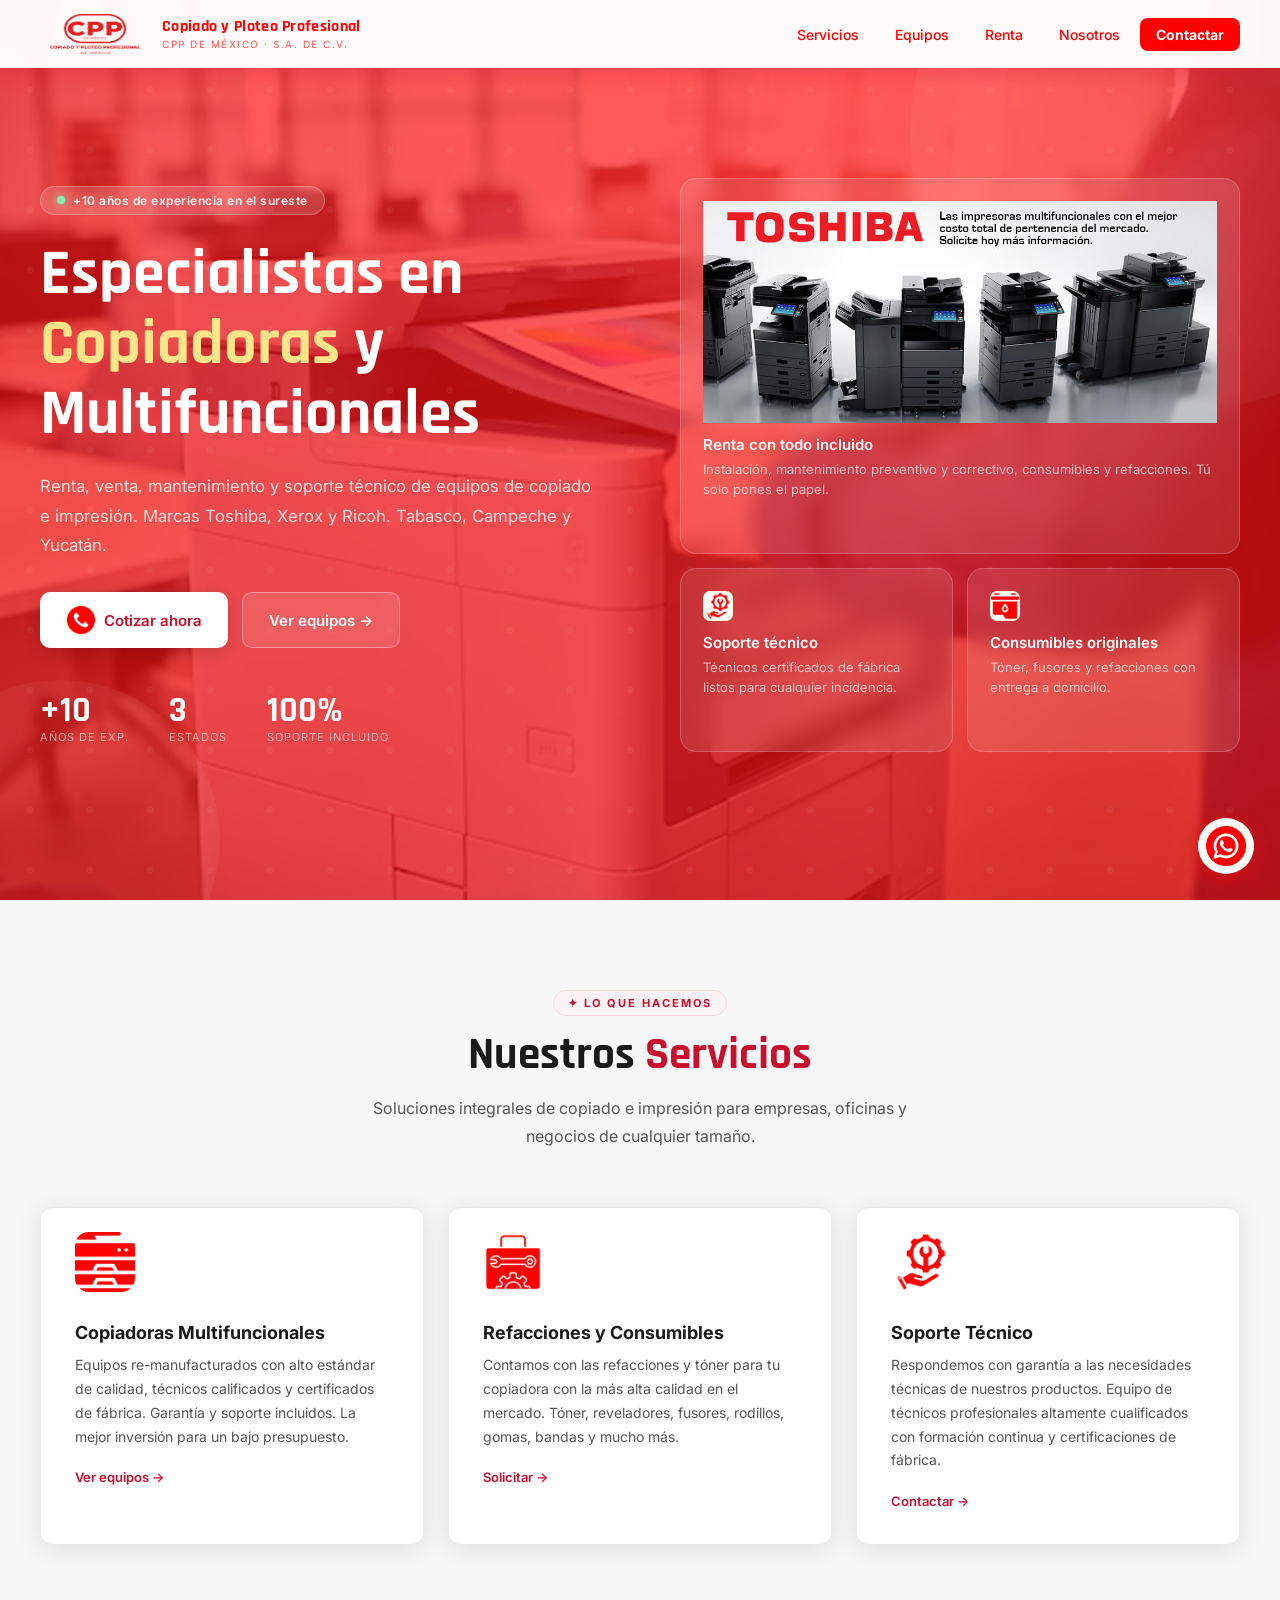
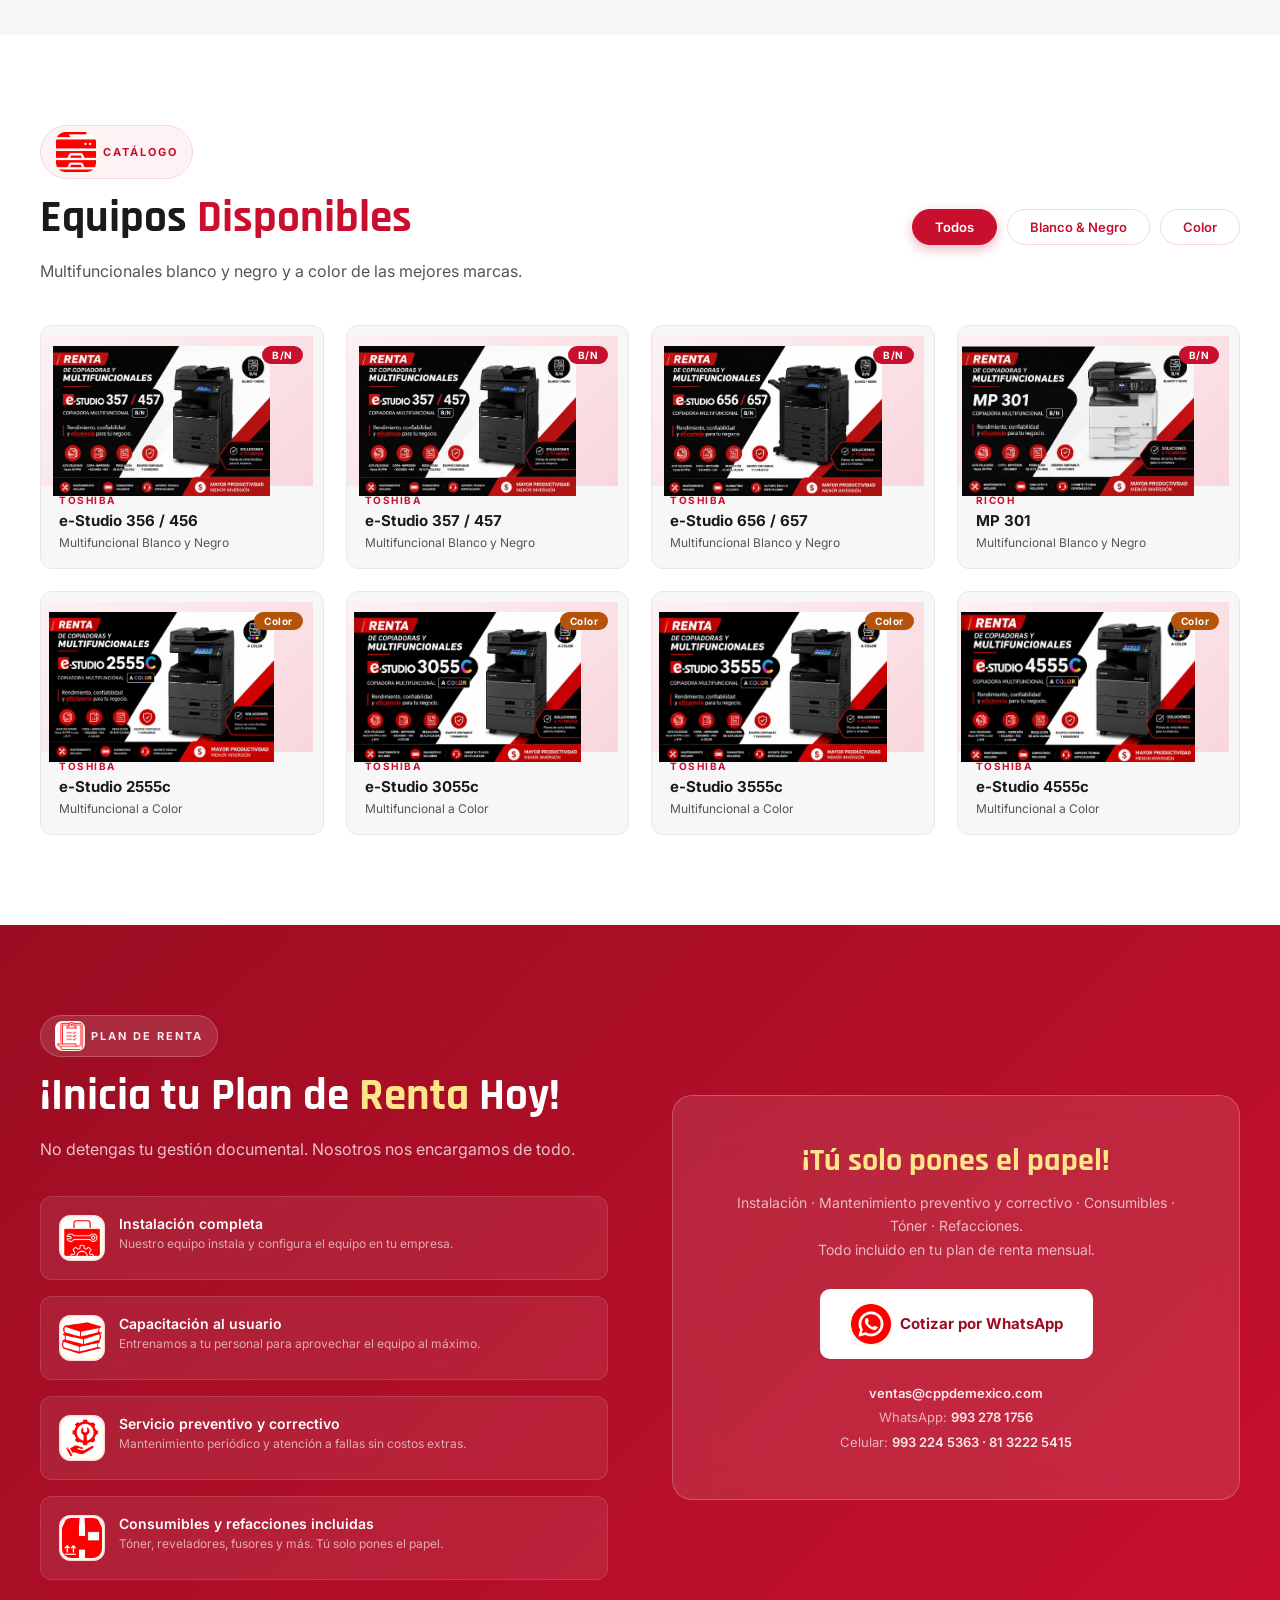
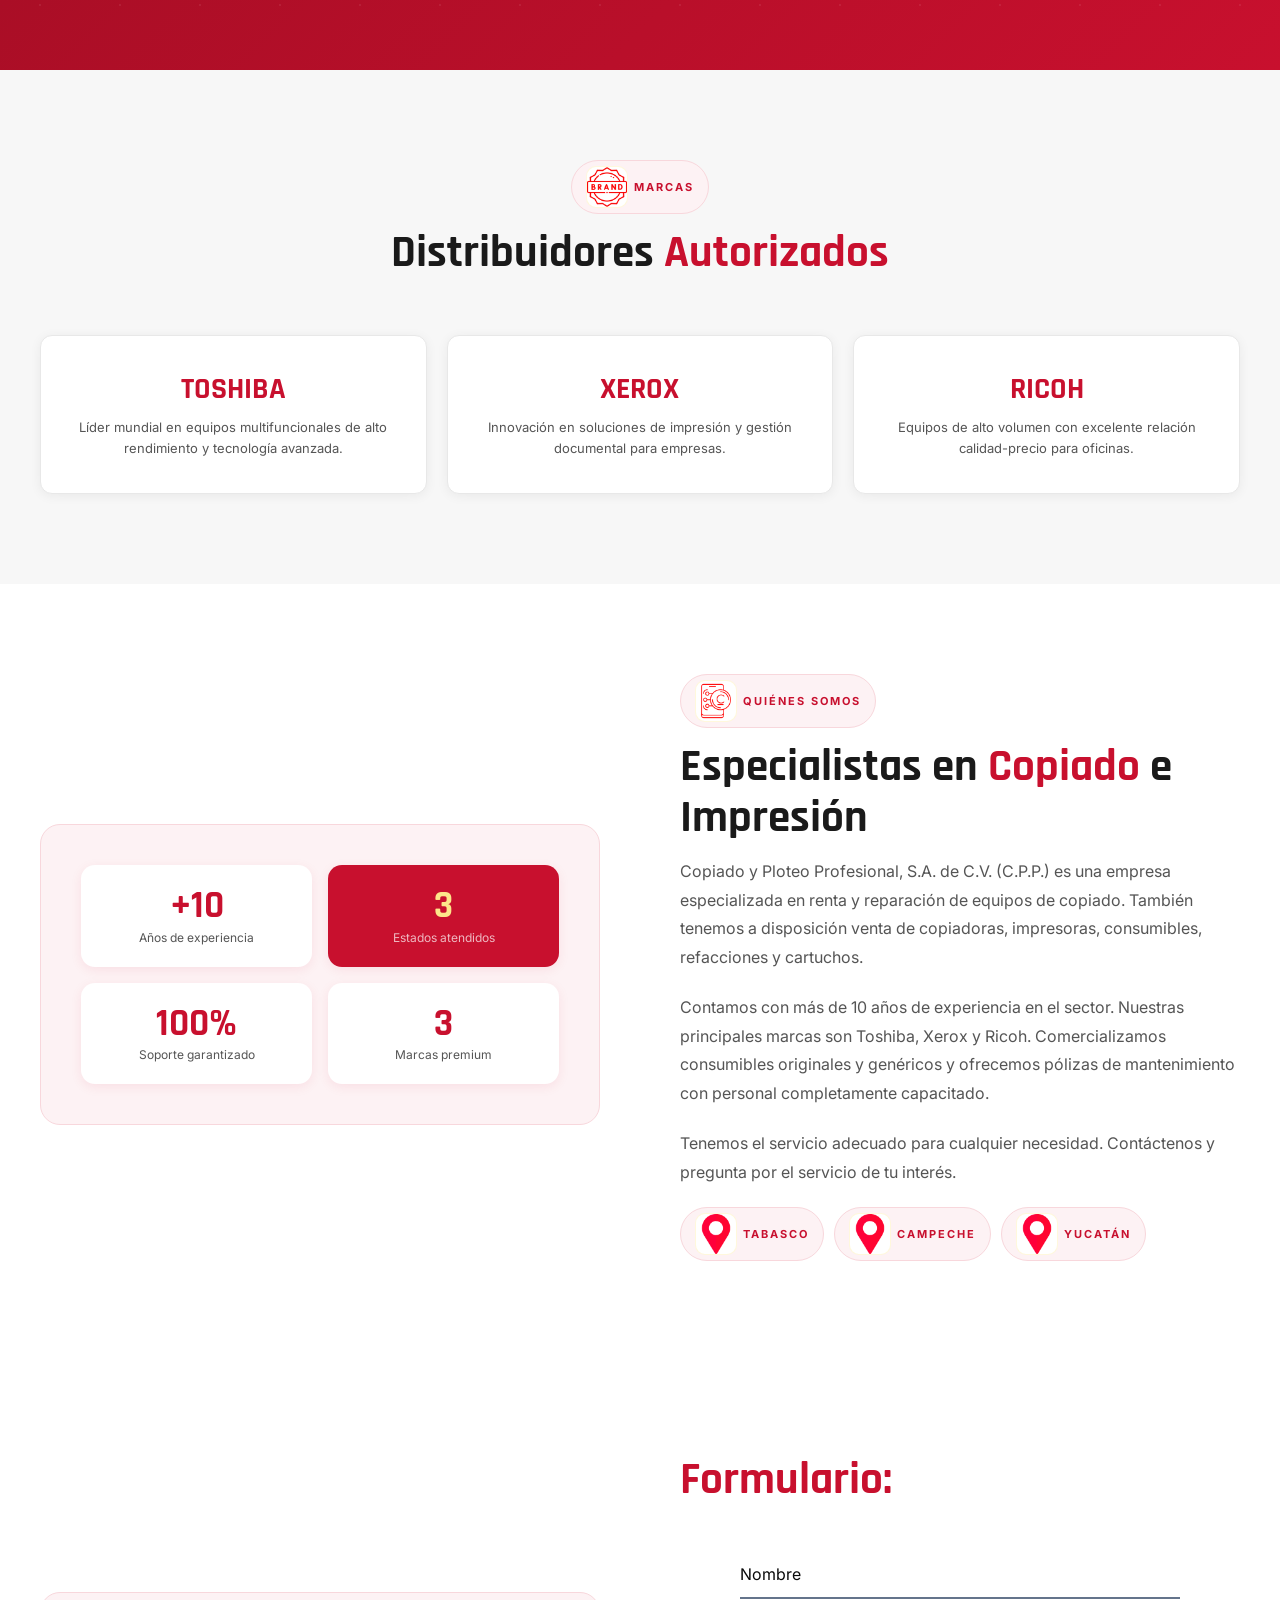
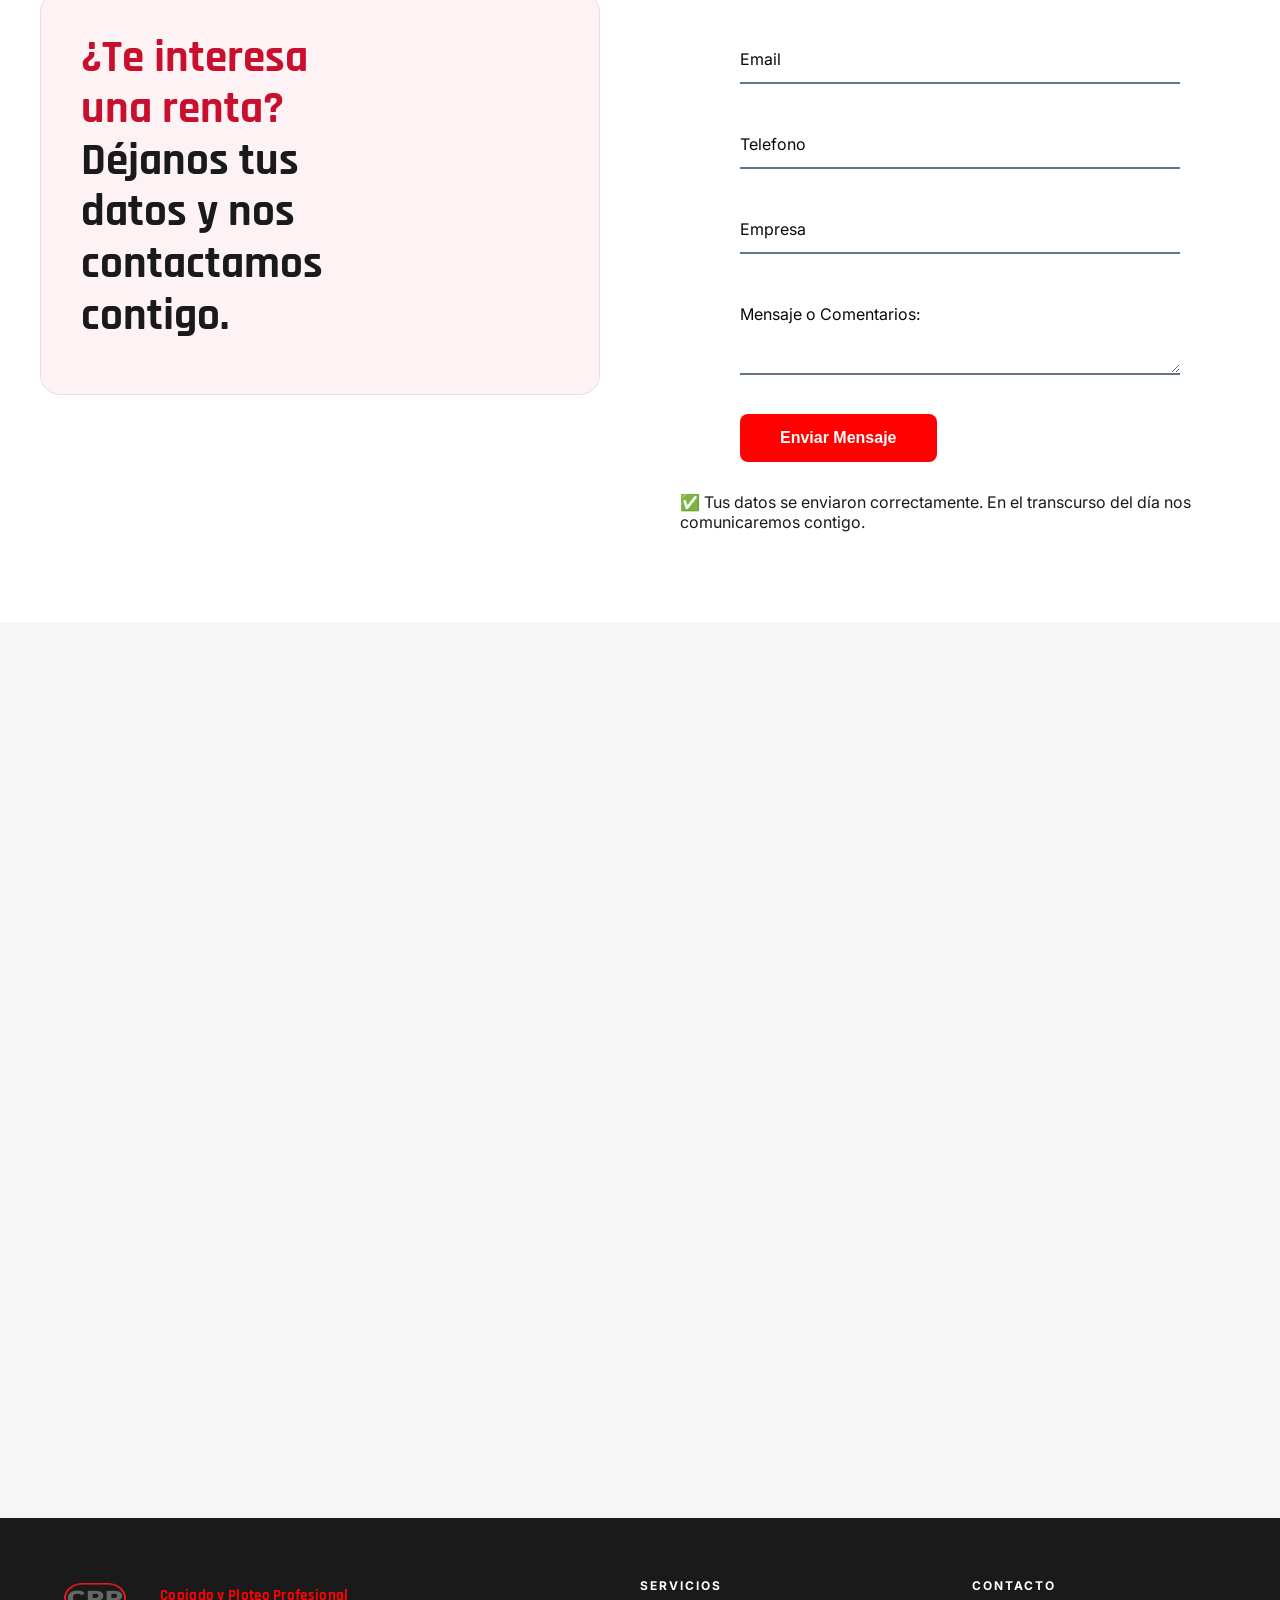
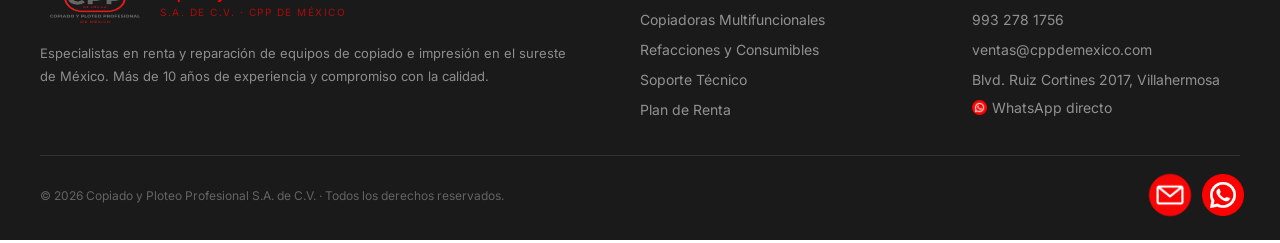
<file: iindex.html>
<!DOCTYPE html>
<html lang="es">
<head>
<meta charset="UTF-8">
<meta name="viewport" content="width=device-width, initial-scale=1.0">
<meta content='yes' name='mobile-web-app-capable'/>
<meta content='width = device-width, initial-scale = 1' name='viewport'/>
<title>Copiado y Ploteo Profesional | CPP de México</title>
<link href="https://fonts.googleapis.com/css2?family=Inter:wght@300;400;500;600;700;800&family=Rajdhani:wght@500;600;700&display=swap" rel="stylesheet">
<link rel="stylesheet" href="styles.css">
 

</head>
<body>

<!-- NAV -->
<nav id="navbar">
  <a href="#inicio" class="nav-logo">
 <!--   <img src="img/CPPOriginal.png" alt="Logo CPP" class="logo-img" onerror="this.style.display='none'">  -->
  <div class="logo-box"><img src="img/CPP Monocromo Rojo.png" alt="Logo CPP" class="v-logo"></div>
    <div class="logo-txt">
      <span class="logo-nombre">Copiado y Ploteo Profesional</span>
      <span class="logo-sub">CPP de México · S.A. de C.V.</span>
    </div>
  </a>
  <div class="nav-links">
    <a href="#servicios">Servicios</a>
    <a href="#equipos">Equipos</a>
    <a href="#renta">Renta</a>
    <a href="#nosotros">Nosotros</a>
    <a href="#contacto" class="nav-cta">Contactar</a>
  </div>
</nav>

<!-- HERO -->
<section class="hero" id="inicio">
  
  <div class="hero-orb orb1"></div>
  <div class="hero-orb orb2"></div>
  <div class="hero-inner">
    <div>
      <div class="hero-badge"><span class="dot-vivo"></span>+10 años de experiencia en el sureste</div>
      <h1>Especialistas en <em>Copiadoras</em> y Multifuncionales</h1>
      <p>Renta, venta, mantenimiento y soporte técnico de equipos de copiado e impresión. Marcas Toshiba, Xerox y Ricoh. Tabasco, Campeche y Yucatán.</p>
      <div class="hero-btns">
        <a href="#contacto" class="btn btn-blanco"><img src="img/llamada-telefonica.png" alt="Soporte técnico" class="v-icono2"> Cotizar ahora</a>
        <a href="#equipos" class="btn btn-outline">Ver equipos →</a>
      </div>
      <div class="hero-nums">
        <div class="hero-num-item"><div class="num">+10</div><div class="lbl">Años de exp.</div></div>
        <div class="hero-num-item"><div class="num">3</div><div class="lbl">Estados</div></div>
        <div class="hero-num-item"><div class="num">100%</div><div class="lbl">Soporte incluido</div></div>
      </div>
    </div>
    <div class="hero-right">
      <div class="cards-grid">
        <div class="hero-card wide">
          <div class="hc-icon">
          <img src="img/toshiba-slider.jpg" alt="Toshiba e-Studio 2555c" class="eq-card-img" onerror="this.src='data:image/svg+xml;utf8,<svg xmlns=\'http://www.w3.org/2000/svg\' width=\'60\' height=\'60\' viewBox=\'0 0 24 24\' fill=\'none\' stroke=\'%23c8102e\' stroke-width=\'1.5\'><rect x=\'5\' y=\'14\' width=\'14\' height=\'8\' rx=\'1\'/><path d=\'M16 14V4a2 2 0 0 0-2-2h-4a2 2 0 0 0-2 2v10\'/></svg>'">
          </div>
          <h3>Renta con todo incluido</h3>
          <p>Instalación, mantenimiento preventivo y correctivo, consumibles y refacciones. Tú solo pones el papel.</p>
        </div>
        <div class="hero-card">
          <div class="hc-icon"><img src="img/mantenimiento.png" alt="Soporte técnico" class="v-icono2"></div>
          <h3>Soporte técnico</h3>
          <p>Técnicos certificados de fábrica listos para cualquier incidencia.</p>
        </div>
        <div class="hero-card">
          <div class="hc-icon"><img src="img/cartucho.png" alt="Consumibles" class="v-icono2"></div>
          <h3>Consumibles originales</h3>
          <p>Tóner, fusores y refacciones con entrega a domicilio.</p>
        </div>
      </div>
    </div>
  </div>
</section>

<!-- SERVICIOS -->
<section id="servicios">
  <div class="container">
    <div class="s-head center rv">
      <span class="s-badge">✦ Lo que hacemos</span>
      <h2 class="s-titulo">Nuestros <em>Servicios</em></h2>
      <p class="s-desc">Soluciones integrales de copiado e impresión para empresas, oficinas y negocios de cualquier tamaño.</p>
    </div>
    <div class="servicios-grid">
      <div class="srv-card rv d1">
        <div class="srv-icon"  style="background: transparent !important; border: none;"><img src="img/copiadora.png" alt="Multifuncionales" class="srv-icon" style="background: transparent !important; border: none;"></div>
        <h3>Copiadoras Multifuncionales</h3>
        <p>Equipos re-manufacturados con alto estándar de calidad, técnicos calificados y certificados de fábrica. Garantía y soporte incluidos. La mejor inversión para un bajo presupuesto.</p>
        <a href="#equipos" class="srv-link">Ver equipos →</a>
      </div>
      <div class="srv-card rv d2">
        <div class="srv-icon"  style="background: transparent !important; border: none;"><img src="img/refaccion.png" alt="Refacciones y Consumibles" class="srv-icon" style="background: transparent !important; border: none;"></div>
        <h3>Refacciones y Consumibles</h3>
        <p>Contamos con las refacciones y tóner para tu copiadora con la más alta calidad en el mercado. Tóner, reveladores, fusores, rodillos, gomas, bandas y mucho más.</p>
        <a href="#contacto" class="srv-link">Solicitar →</a>
      </div>
      <div class="srv-card rv d3">
        <div class="srv-icon"  style="background: transparent !important; border: none;"><img src="img/mantenimiento.png" alt="Soporte Técnico" class="srv-icon" style="background: transparent !important; border: none;"></div>
        <h3>Soporte Técnico</h3>
        <p>Respondemos con garantía a las necesidades técnicas de nuestros productos. Equipo de técnicos profesionales altamente cualificados con formación continua y certificaciones de fábrica.</p>
        <a href="#contacto" class="srv-link">Contactar →</a>
      </div>
    </div>
  </div>
</section>

<!-- EQUIPOS -->
<section id="equipos">
  <div class="container">
    <div style="display:flex;justify-content:space-between;align-items:flex-end;flex-wrap:wrap;gap:2rem;margin-bottom:2.5rem;" class="rv">
      <div>
        <span class="s-badge"><img src="img/copiadora.png" alt="Soporte técnico" class="v-icon"> Catálogo</span>
        <h2 class="s-titulo">Equipos <em>Disponibles</em></h2>
        <p class="s-desc">Multifuncionales blanco y negro y a color de las mejores marcas.</p>
      </div>
      <div class="tabs">
        <button class="tab act" onclick="filtrar('todos',this)">Todos</button>
        <button class="tab" onclick="filtrar('bn',this)">Blanco & Negro</button>
        <button class="tab" onclick="filtrar('color',this)">Color</button>
      </div>
    </div>
    <div class="equipos-grid" id="equiposGrid">
      <div class="eq-card rv d1" data-t="bn"><div class="eq-img"><img src="img/Imagen357-457.jpg" alt="Toshiba e-Studio 357 / 457" class="eq-img"><span class="eq-pill">B/N</span></div><div class="eq-info"><div class="eq-marca">Toshiba</div><div class="eq-modelo">e-Studio 356 / 456</div><div class="eq-tipo">Multifuncional Blanco y Negro</div></div></div>      
      <div class="eq-card rv d2" data-t="bn"><div class="eq-img"><img src="img/Imagen357-457.jpg" alt="Toshiba e-Studio 357 / 457" class="eq-img"><span class="eq-pill">B/N</span></div><div class="eq-info"><div class="eq-marca">Toshiba</div><div class="eq-modelo">e-Studio 357 / 457</div><div class="eq-tipo">Multifuncional Blanco y Negro</div></div></div>
      <div class="eq-card rv d3" data-t="bn"><div class="eq-img"><img src="img/Imagen656-657.jpg" alt="Toshiba e-Studio 656 / 657" class="eq-img"><span class="eq-pill">B/N</span></div><div class="eq-info"><div class="eq-marca">Toshiba</div><div class="eq-modelo">e-Studio 656 / 657</div><div class="eq-tipo">Multifuncional Blanco y Negro</div></div></div>
      <div class="eq-card rv d1" data-t="bn"><div class="eq-img"><img src="img/ImagenMP301.jpg" alt="Ricoh MP 301" class="eq-img"><span class="eq-pill">B/N</span></div><div class="eq-info"><div class="eq-marca">Ricoh</div><div class="eq-modelo">MP 301</div><div class="eq-tipo">Multifuncional Blanco y Negro</div></div></div>
      <div class="eq-card rv d2" data-t="color"><div class="eq-img"><img src="img/Imagen2555c.jpg" alt="Toshiba e-Studio 357 / 457" class="eq-img"><span class="eq-pill" style="background:#b45309;">Color</span></div><div class="eq-info"><div class="eq-marca">Toshiba</div><div class="eq-modelo">e-Studio 2555c</div><div class="eq-tipo">Multifuncional a Color</div></div></div>
      <div class="eq-card rv d3" data-t="color"><div class="eq-img"><img src="img/Imagen3055c.jpg" alt="Toshiba e-Studio 357 / 457" class="eq-img"><span class="eq-pill" style="background:#b45309;">Color</span></div><div class="eq-info"><div class="eq-marca">Toshiba</div><div class="eq-modelo">e-Studio 3055c</div><div class="eq-tipo">Multifuncional a Color</div></div></div>
      <div class="eq-card rv d1" data-t="color"><div class="eq-img"><img src="img/Imagen3555c.jpg" alt="Toshiba e-Studio 357 / 457" class="eq-img"><span class="eq-pill" style="background:#b45309;">Color</span></div><div class="eq-info"><div class="eq-marca">Toshiba</div><div class="eq-modelo">e-Studio 3555c</div><div class="eq-tipo">Multifuncional a Color</div></div></div>
      <div class="eq-card rv d2" data-t="color"><div class="eq-img"><img src="img/Imagen4555c.jpg" alt="Toshiba e-Studio 357 / 457" class="eq-img"><span class="eq-pill" style="background:#b45309;">Color</span></div><div class="eq-info"><div class="eq-marca">Toshiba</div><div class="eq-modelo">e-Studio 4555c</div><div class="eq-tipo">Multifuncional a Color</div></div></div>
    </div>
  </div>
</section>

 

<!-- RENTA -->
<section id="renta">
  <div class="container">
    <div class="renta-layout">
      <div class="rv">
        <span class="s-badge"><img src="img/portapapeles.png" alt="Plan de Renta" class="v-icono2"> Plan de Renta</span>
        <h2 class="s-titulo">¡Inicia tu Plan de <em>Renta</em> Hoy!</h2>
        <p class="s-desc">No detengas tu gestión documental. Nosotros nos encargamos de todo.</p>
        <ul class="ventajas">
          <li class="ventaja"><div class="v-icon c-ic"><img src="img/refaccion.png" alt="Instalación completa" class="v-icon"></div><div><div class="v-titulo">Instalación completa</div><div class="v-desc">Nuestro equipo instala y configura el equipo en tu empresa.</div></div></li>
          <li class="ventaja"><div class="v-icon c-ic"><img src="img/pila-de-libros-de-tres.png" alt="Capacitación al usuario" class="v-icon"></div><div><div class="v-titulo">Capacitación al usuario</div><div class="v-desc">Entrenamos a tu personal para aprovechar el equipo al máximo.</div></div></li>
          <li class="ventaja"><div class="v-icon c-ic"><img src="img/mantenimiento.png" alt="Servicio preventivo y correctivo" class="v-icon"></div><div><div class="v-titulo">Servicio preventivo y correctivo</div><div class="v-desc">Mantenimiento periódico y atención a fallas sin costos extras.</div></div></li>
          <li class="ventaja"><div class="v-icon c-ic"><img src="img/consumibles.png" alt="Consumibles y refacciones incluidas" class="v-icon"></div><div><div class="v-titulo">Consumibles y refacciones incluidas</div><div class="v-desc">Tóner, reveladores, fusores y más. Tú solo pones el papel.</div></div></li>
        </ul>
      </div>
      <div class="rv d2">
        <div class="cta-box">
          <div class="cta-slogan">¡Tú solo pones el papel!</div>
          <div class="cta-sub">Instalación · Mantenimiento preventivo y correctivo · Consumibles · Tóner · Refacciones.<br>Todo incluido en tu plan de renta mensual.</div>
          <a href="https://wa.me/529932781756" class="btn-wa" target="_blank"><img src="img/whatsapp.png" alt="WhatsApp" class="v-icon"> Cotizar por WhatsApp</a>
          <div class="cta-datos">
            <strong>ventas@cppdemexico.com</strong><br>
            WhatsApp: <strong>993 278 1756</strong><br>
            Celular: <strong>993 224 5363 · 81 3222 5415</strong>
          </div>
        </div>
      </div>
    </div>
  </div>
</section>

<!-- MARCAS -->
<section id="marcas">
  <div class="container">
    <div class="s-head center rv">
      <span class="s-badge"><img src="img/marca.png" alt="Marcas" class="v-icon"> Marcas</span>
      <h2 class="s-titulo">Distribuidores <em>Autorizados</em></h2>
    </div>
    <div class="marcas-grid">
      <div class="marca-card rv d1"><div class="marca-nombre">TOSHIBA</div><div class="marca-desc">Líder mundial en equipos multifuncionales de alto rendimiento y tecnología avanzada.</div></div>
      <div class="marca-card rv d2"><div class="marca-nombre">XEROX</div><div class="marca-desc">Innovación en soluciones de impresión y gestión documental para empresas.</div></div>
      <div class="marca-card rv d3"><div class="marca-nombre">RICOH</div><div class="marca-desc">Equipos de alto volumen con excelente relación calidad-precio para oficinas.</div></div>
    </div>
  </div>
</section>

<!-- NOSOTROS -->
<section id="nosotros">
  <div class="container">
    <div class="nos-layout">
      <div class="nos-nums rv">
        <div class="n-box"><div class="n-num">+10</div><div class="n-lbl">Años de experiencia</div></div>
        <div class="n-box dest"><div class="n-num">3</div><div class="n-lbl">Estados atendidos</div></div>
        <div class="n-box"><div class="n-num">100%</div><div class="n-lbl">Soporte garantizado</div></div>
        <div class="n-box"><div class="n-num">3</div><div class="n-lbl">Marcas premium</div></div>
      </div>
      <div class="nos-texto rv d2">
        <span class="s-badge"><img src="img/somos.png" alt="Quiénes somos" class="v-icon"> Quiénes somos</span>
        <h2 class="s-titulo">Especialistas en <em>Copiado</em> e Impresión</h2>
        <p>Copiado y Ploteo Profesional, S.A. de C.V. (C.P.P.) es una empresa especializada en renta y reparación de equipos de copiado. También tenemos a disposición venta de copiadoras, impresoras, consumibles, refacciones y cartuchos.</p>
        <p>Contamos con más de 10 años de experiencia en el sector. Nuestras principales marcas son Toshiba, Xerox y Ricoh. Comercializamos consumibles originales y genéricos y ofrecemos pólizas de mantenimiento con personal completamente capacitado.</p>
        <p>Tenemos el servicio adecuado para cualquier necesidad. Contáctenos y pregunta por el servicio de tu interés.</p>
        <div class="chips">
          <span class="s-badge"><img src="img/marcador-de-posicion.png" alt="Celular" class="v-icon"> Tabasco</span>
          <span class="s-badge"><img src="img/marcador-de-posicion.png" alt="Dirección" class="v-icon"> Campeche</span>
          <span class="s-badge"><img src="img/marcador-de-posicion.png" alt="Dirección" class="v-icon"> Yucatán</span>
        </div>
      </div>
    </div>
  </div>
</section>

 <!-- FORMULARIO -->
<section id="formulario">
  <div class="container"> 
    <div class="nos-layout">

      <div class="nos-nums rv">      
        <h2 class="s-titulo" style="display: block;"><em>¿Te interesa una renta? </em>Déjanos tus datos y nos contactamos contigo.</h2>      
      </div>
   
<!-- formulario -->        
    
      <div class="nos-texto rv d2">
        <div class="">     
           <h2 class="s-titulo" style="display: block;"><em>Formulario: </em></h2>      
        </div>

           <form class="interactive-form" id="form-control" action="https://script.google.com/macros/s/AKfycby61R19tByKcYtbXR9P8i2zcy5f6cdJWOABvQcTkW4QlRTO98lby9TgKy_hrt44NsNtWg/exec" name="cpp" method="POST" accept-charset="utf-8">
                
                    <div class="form-group">
                        <input type="text" id="nombre" name="Nombre" class="interactive-name" data-type="input-textbox" placeholder=" " required>
                        <label for="interactive-name">Nombre</label>
                    </div>
                    
                    <div class="form-group">
                        <input type="email" id="email" name="Correo" class="interactive-email" data-type="input-textbox" placeholder=" " required>
                        <label for="interactive-email">Email</label>
                    </div>

                    <div class="form-group">
                        <input type="phone" id="telefono" name="Telefono" class="interactive-phone" data-type="input-textbox" placeholder=" " required>
                        <label for="interactive-phone">Telefono</label>
                    </div>

                    <div class="form-group">
                        <input type="text" id="empresa" name="Empresa" class="interactive-empresa" data-type="input-textbox" placeholder=" " required>
                        <label for="interactive-email" required>Empresa</label>
                    </div>
                    
                    <div class="form-group">
                        <textarea for="interactive-message"  rows="3" placeholder=" "required></textarea>
                        <label id="mensaje" name="Mensaje" required>Mensaje o Comentarios: </label>
                    </div>
                    
                    <button type="submit"  id="btnEnviar">
                        <span>Enviar Mensaje</span>                        
                    </button>
                    
                </form>
            

       <div id="mensajeConfirmacion" class="oculto">
        ✅ Tus datos se enviaron correctamente. En el transcurso del día nos comunicaremos contigo.
       </div>
      
      </div>
    </div>
  </div>
</section>

<!-- CONTACTO -->
<section id="contacto">
  <div class="container">
    <div class="s-head center rv">
      <span class="s-badge"><img src="img/llamada-telefonica.png" alt="Celular" class="v-icon"> Contáctanos</span>
      <h2 class="s-titulo">Estamos para <em>Ayudarte</em></h2>
      <p class="s-desc">Visítanos, escríbenos o llámanos. Con gusto te asesoramos sin compromiso.</p>
    </div>
    <div class="contacto-layout">
      <div class="c-items rv d1" >

        
        <a href="https://wa.me/529932781756" class="c-item" style="border-left:3px solid var(--rojo);" target="_blank">
          <div class="c-ic"><img src="img/whatsapp.png" alt="WhatsApp" class="v-icon"></div>
          <div><div class="c-lbl">WhatsApp</div><div class="c-val">993 278 1756</div></div>
        </a>
        

        
        <a href="tel:+529932245363" class="c-item" style="border-left:3px solid var(--rojo);">
          <div class="c-ic" ><img src="img/telefono-movil.png" alt="Celular" class="v-icon"></div>
          <div><div class="c-lbl">Celular ventas</div><div class="c-val">993 224 5363</div><div class="c-val2">81 3222 5415 · 993 591 0298</div></div>
        </a>
      

        
        <a href="mailto:ventas@cppdemexico.com" class="c-item" style="border-left:3px solid var(--rojo);">
          <div class="c-ic" ><img src="img/email.png" alt="Correo electrónico" class="v-icon" style="width: 60px; height: 60px;"></div>
          <div><div class="c-lbl">Correo electrónico</div><div class="c-val">ventas@cppdemexico.com</div><div class="c-val2">sistemas.impresto@gmail.com</div></div>
        </a>
        

        <div class="c-item" style="border-left:3px solid var(--rojo);">
          <div class="c-ic"><img src="img/marcador-de-posicion.png" alt="Dirección" class="v-icon"></div>
          <div><div class="c-lbl">Dirección</div><div class="c-val">Blvd. Adolfo Ruiz Cortines 2017</div><div class="c-val2">Atasta de Serra, C.P. 86100 · Villahermosa, Tab.</div></div>
        </div>

        <div class="c-item" style="border-left:3px solid var(--rojo);">
          <div class="c-ic"><img src="img/servicio-al-cliente.png" alt="Asesor de ventas" class="v-icon"></div>
          <div><div class="c-lbl">Asesor de ventas</div><div class="c-val">Arturo Morales Yedra</div><div class="c-val2">arturoye@cppdemexico.com · carlosdd@cppdemexico.com</div></div>
        </div>
      </div>
      <div class="rv d2">
        <div class="mapa-box">
          <iframe src="https://maps.google.com/maps?q=Boulevard+Adolfo+Ruiz+Cortines+2017,+Atasta+de+Serra,+86100+Villahermosa&output=embed&z=17" loading="lazy" allowfullscreen referrerpolicy="no-referrer-when-downgrade" title="Ubicación CPP de México"></iframe>
        </div>
        <div class="horario-box" style="border-left:3px solid var(--rojo);">
          <strong>Horario de atención</strong>
          <p>Lunes a Viernes: 9:00 AM – 6:00 PM<br>Sábado: 9:00 AM – 2:00 PM<br><span>Soporte técnico disponible en horario de renta</span></p>
        </div>
      </div>
    </div>
  </div>
</section>

<!-- FOOTER -->
<footer>
  <div class="footer-grid">
    <div>
      <div style="display:flex;align-items:center;gap:10px;margin-bottom:6px;">
        <div class="logo-box"><img src="img/CPP Original.png" alt="logo" class="v-logo"></div>
        <div>
          <div class="logo-nombre" style="font-size:15px;">Copiado y Ploteo Profesional</div>
          <div class="logo-sub">S.A. de C.V. · CPP de México</div>
        </div>
      </div>
      <p class="f-desc">Especialistas en renta y reparación de equipos de copiado e impresión en el sureste de México. Más de 10 años de experiencia y compromiso con la calidad.</p>
    </div>
    <div>
      <div class="f-titulo">Servicios</div>
      <ul class="f-links">
        <li><a href="#servicios">Copiadoras Multifuncionales</a></li>
        <li><a href="#servicios">Refacciones y Consumibles</a></li>
        <li><a href="#servicios">Soporte Técnico</a></li>
        <li><a href="#renta">Plan de Renta</a></li>
      </ul>
    </div>
    <div>
      <div class="f-titulo">Contacto</div>
      <ul class="f-links">
        <li><a href="tel:+529932781756">993 278 1756</a></li>
        <li><a href="mailto:ventas@cppdemexico.com">ventas@cppdemexico.com</a></li>
        <li><a href="#">Blvd. Ruiz Cortines 2017, Villahermosa</a></li>
        <a href="https://wa.me/529932781756" target="_blank" style="display:flex; align-items:center; gap:5px;">
  <img src="img/whatsapp.png" alt="WhatsApp" style="width:15px; height:15px; border:none;">
   WhatsApp directo
</a>

      </ul>
    </div>
  </div>
  <div class="footer-bot">
    <div>© 2026 Copiado y Ploteo Profesional S.A. de C.V. · Todos los derechos reservados.</div>
    <div class="soc-links">
      <a href="mailto:ventas@cppdemexico.com" class="soc-btn" title="Email"><img src="img/email.png" alt="Email" class="v-icon" style="background: transparent !important; border:none; width: 60px; height: 60px;"> </a>  &nbsp;
      <a href="https://wa.me/529932781756" class="soc-btn" target="_blank" title="WhatsApp"><img src="img/whatsapp.png" alt="WhatsApp" class="v-icon" style="background: transparent !important;;border:none"></a>
    </div>
  </div>
</footer>

<a href="https://wa.me/529932781756" class="wa-fab" target="_blank" title="WhatsApp"><img src="img/whatsapp.png" alt="WhatsApp" class="v-icon"></a>
<script src="scripts.js"></script>
</body>
</html>
</file>
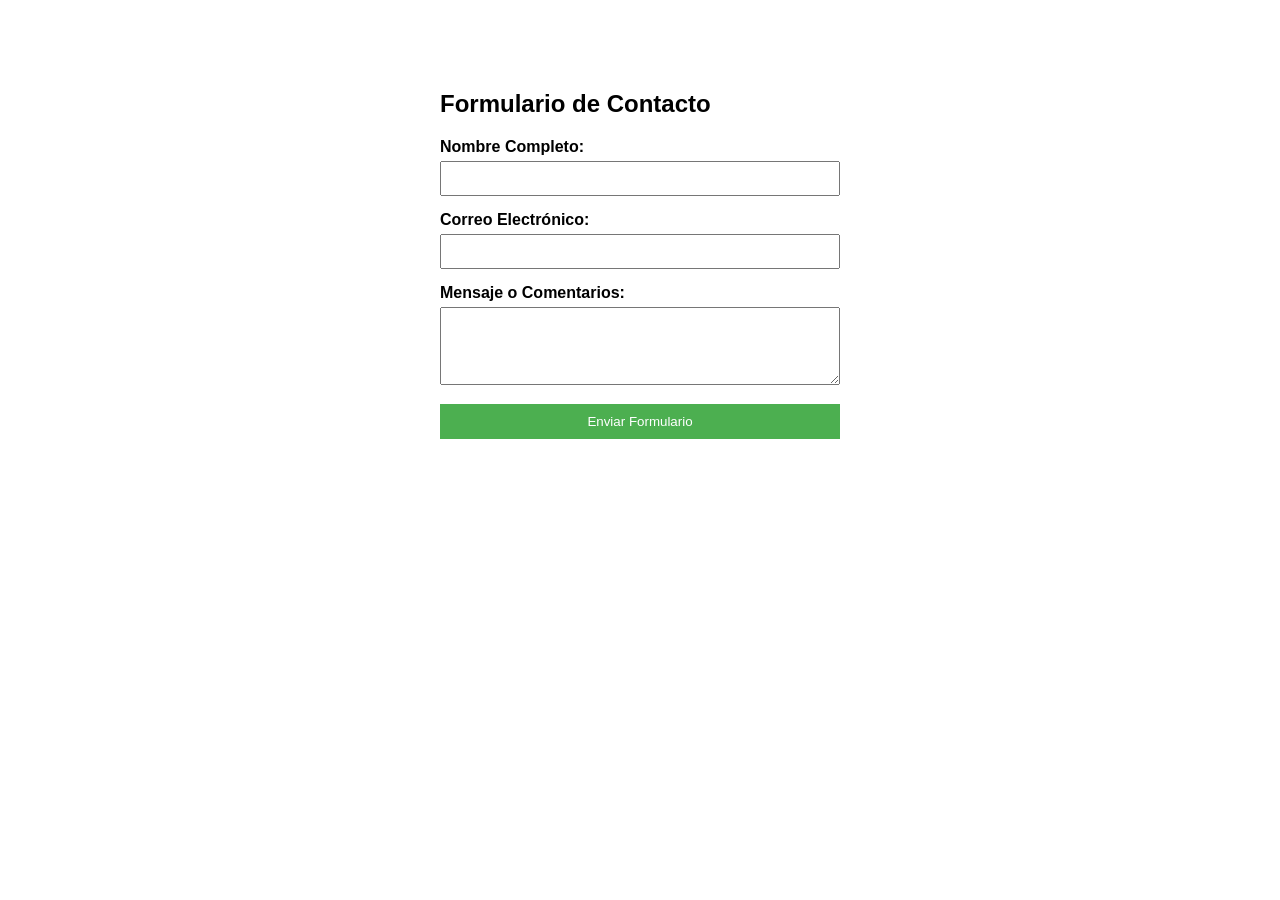
<file: prueba.html>
<!DOCTYPE html>
<html lang="es">
<head>
    <meta charset="UTF-8">
    <meta name="viewport" content="width=device-width, initial-scale=1.0">
    <title>Contacto - Mi Página en GitHub</title>
    <style>
        /* Estilos rápidos para que se vea ordenado */
        body { font-family: Arial, sans-serif; max-width: 400px; margin: 50px auto; padding: 20px; }
        .campo { margin-bottom: 15px; }
        .campo label { display: block; margin-bottom: 5px; font-weight: bold; }
        .campo input, .campo textarea { width: 100%; padding: 8px; box-sizing: border-box; }
        button { background-color: #4CAF50; color: white; padding: 10px 15px; border: none; cursor: pointer; width: 100%; }
        button:disabled { background-color: #a5d6a7; cursor: not-allowed; }
        .alerta { display: none; padding: 10px; margin-top: 15px; border-radius: 4px; text-align: center; }
        .exito { display: block; background-color: #d4edda; color: #155724; }
    </style>
</head>
<body>

    <h2>Formulario de Contacto</h2>

    <!-- EL FORMULARIO HTML -->
    <!-- Reemplaza la URL de abajo por el enlace "Web App" que te dio Google Apps Script -->
    <form id="formularioGoogle" action="https://script.google.com/macros/s/AKfycby61R19tByKcYtbXR9P8i2zcy5f6cdJWOABvQcTkW4QlRTO98lby9TgKy_hrt44NsNtWg/exec" method="POST">
        
        <div class="campo">
            <label for="nombre">Nombre Completo:</label>
            <!-- El 'name' debe ser EXACTO al encabezado de tu columna en Google Sheets -->
            <input type="text" id="nombre" name="Nombre" required>
        </div>

        <div class="campo">
            <label for="correo">Correo Electrónico:</label>
            <input type="email" id="correo" name="Correo" required>
        </div>

        <div class="campo">
            <label for="mensaje">Mensaje o Comentarios:</label>
            <textarea id="mensaje" name="Mensaje" rows="4" required></textarea>
        </div>

        <button type="submit" id="btnEnviar">Enviar Formulario</button>
    </form>

    <!-- MENSAJE DE ÉXITO -->
    <div id="mensajeConfirmacion" class="alerta"></div>


    <!-- EL SCRIPT DE JAVASCRIPT -->
    <script>
        // 1. Detectamos los elementos del HTML por su ID
        const form = document.getElementById('formularioGoogle');
        const botonSubmit = document.getElementById('btnEnviar');
        const mensajeAviso = document.getElementById('mensajeConfirmacion');

        // 2. Escuchamos el momento en el que el usuario hace clic en "Enviar"
        form.addEventListener('submit', function(evento) {
            
            // Evitamos que la página se recargue automáticamente
            evento.preventDefault(); 
            
            // Deshabilitamos el botón para evitar que le den doble clic por error
            botonSubmit.disabled = true;
            botonSubmit.innerText = "Guardando en Google Sheets...";

            // Capturamos todos los inputs y textareas del formulario automáticamente
            const datosFormulario = new FormData(form);

            // 3. Enviamos los datos usando la Fetch API (en segundo plano)
            fetch(form.action, {
                method: 'POST',
                body: datosFormulario,
                mode: 'no-cors' // Crucial para saltarse las restricciones de seguridad de Google
            })
            .then(() => {
                // Si la conexión fue exitosa, mostramos el aviso verde
                mensajeAviso.innerText = "¡Formulario enviado con éxito a la hoja de cálculo!";
                mensajeAviso.className = "alerta exito"; 
                
                // Limpiamos los campos del formulario
                form.reset(); 
            })
            .catch(error => {
                // Si ocurre un error de conexión a internet o la URL está caída
                console.error('Hubo un error:', error);
                alert('No se pudo enviar el formulario. Inténtalo más tarde.');
            })
            .finally(() => {
                // Volvemos a activar el botón pase lo que pase
                botonSubmit.disabled = false;
                botonSubmit.innerText = "Enviar Formulario";
            });
        });
    </script>

</body>
</html>
</file>
<file: styles.css>
*, *::before, *::after { box-sizing: border-box; margin: 0; padding: 0; }

  :root {
    --rojo: #c8102e;
    --rojo-oscuro: #9b0d22;
    --rojo-claro: #e6193a;
    --rojo-suave: #fdf2f4;
    --rojo-medio: #f8d7dc;
    --blanco: #ffffff;
    --gris-oscuro: #1a1a1a;
    --gris-medio: #3d3d3d;
    --gris-texto: #555555;
    --gris-claro: #f7f7f7;
    --gris-borde: #e8e8e8;
    --sombra: 0 4px 24px rgba(0,0,0,0.10);
    --sombra-hover: 0 12px 40px rgba(200,16,46,0.18);
    --radio: 12px;
    --trans: 0.3s cubic-bezier(0.4,0,0.2,1);
  }

  html { scroll-behavior: smooth; }
  body { font-family: 'Inter', sans-serif; color: var(--gris-oscuro); background: var(--blanco); overflow-x: hidden; }

/* ── NAV ── */
nav {
  position: fixed; top: 0; left: 0; right: 0; z-index: 1000;
  background: rgba(255, 255, 255, 0.97);
  backdrop-filter: blur(12px);
  padding: 0 2.5rem;
  display: flex; align-items: center; justify-content: space-between;
  height: 68px;
  box-shadow: 0 2px 20px rgba(200,16,46,0.35);
  transition: height var(--trans), background var(--trans);
}

/* Estado scrolled */
nav.scrolled {
  height: 58px;
  background: rgba(250, 21, 56, 0.98);
}

/* Logo */
.nav-logo { display: flex; align-items: center; gap: 12px; text-decoration: none; }
.logo-box {
  background: transparent; border-radius: 8px;
  padding: 5px 10px;
  font-family: 'Rajdhani', sans-serif;
  font-weight: 700; font-size: 16px; color: var(--rojo);
  letter-spacing: 1px; line-height: 1;
}
.logo-txt { display: flex; flex-direction: column; }
.logo-nombre { font-family: 'Rajdhani', sans-serif; font-weight: 700; font-size: 16px; color: rgb(251, 3, 3); letter-spacing: 0.3px; line-height: 1.1; }
.logo-sub { font-size: 10px; color: rgba(252, 3, 3, 0.65); letter-spacing: 1.5px; text-transform: uppercase; margin-top: 2px; }

/* Logo cuando nav es rojo */
nav.scrolled .logo-nombre { color: #ffffff; }
nav.scrolled .logo-sub { color: #ffffff; }
nav.scrolled .nav-logo img { filter: brightness(0) invert(1); } /* convierte logo rojo a blanco */

/* Links */
.nav-links { display: flex; gap: 4px; align-items: center; }
.nav-links a {
  color: #ff0000; text-decoration: none;
  font-size: 14px; font-weight: 500; padding: 8px 16px;
  border-radius: 8px; transition: all var(--trans);
  background: transparent;
}
.nav-links a:hover { background: #ff0000; color: #ffffff; }

/* Links cuando nav es rojo */
nav.scrolled .nav-links a {
  color: #ffffff;
  background: transparent;
}
nav.scrolled .nav-links a:hover {
  background: #ffffff;
  color: #ff0000;
}

/* CTA */
.nav-cta {
  background: #ff0000 !important;
  color: var(--blanco) !important;
  font-weight: 700 !important;
}
.nav-cta:hover {
  background: #ff0000 !important;
  transform: translateY(-1px);
  box-shadow: 0 4px 14px rgba(0,0,0,0.15);
}

/* CTA cuando nav es rojo */
nav.scrolled .nav-cta {
  background: #ffffff !important;
  color: #ff0000 !important;
}
nav.scrolled .nav-cta:hover {
  background: #ffffff !important;
  transform: translateY(-1px);
  box-shadow: 0 4px 14px rgba(0,0,0,0.15);
}

  /* ── HERO ── */
  .hero {
     background-image: url('img/fondo.jpg'); /* Imagen de fondo */
    background-size: cover;       /* Que cubra todo el contenedor */
    background-position: center;  /* Centrada */
    background-repeat: no-repeat; /* No repetir */
    height: 100vh;                 /* Mantener altura */
    min-height: 100vh;
    /*background: linear-gradient(135deg, var(--rojo-oscuro) 0%, var(--rojo) 55%, #e6193a 100%); */
    display: flex; align-items: center;
    position: relative; overflow: hidden;
    padding: 100px 2.5rem 70px;
  }
  .hero::before {
    content: '';
    position: absolute; inset: 0;
    background: url("data:image/svg+xml,%3Csvg width='60' height='60' viewBox='0 0 60 60' xmlns='http://www.w3.org/2000/svg'%3E%3Ccircle cx='30' cy='30' r='3' fill='%23ffffff' fill-opacity='0.05'/%3E%3C/svg%3E");
    animation: bgMove 20s linear infinite;
  }
  @keyframes bgMove { to { background-position: 60px 60px; } }

  .hero-orb {
    position: absolute; border-radius: 50%;
    background: rgba(255,255,255,0.05);
    pointer-events: none;
  }
  .orb1 { width: 550px; height: 550px; right: -180px; top: -140px; animation: float1 9s ease-in-out infinite; }
  .orb2 { width: 320px; height: 320px; left: -100px; bottom: -100px; animation: float1 7s ease-in-out infinite reverse; }
  @keyframes float1 { 0%,100% { transform: translateY(0); } 50% { transform: translateY(-28px); } }

  .hero-inner {
    position: relative; z-index: 2;
    max-width: 1200px; margin: 0 auto; width: 100%;
    display: grid; grid-template-columns: 1fr 1fr; gap: 5rem; align-items: center;
  }

  .hero-badge {
    display: inline-flex; align-items: center; gap: 8px;
    background: rgba(255,255,255,0.14); color: rgba(255,255,255,0.95);
    font-size: 12px; font-weight: 600; padding: 6px 16px;
    border-radius: 50px; border: 1px solid rgba(255,255,255,0.25);
    margin-bottom: 1.5rem; letter-spacing: 0.5px;
    animation: fadeUp 0.7s ease both;
  }
  .dot-vivo { width: 8px; height: 8px; border-radius: 50%; background: #86efac; box-shadow: 0 0 8px #86efac; animation: blink 2s infinite; }
  @keyframes blink { 0%,100%{opacity:1;} 50%{opacity:0.4;} }

  .hero h1 {
    font-family: 'Rajdhani', sans-serif;
    font-size: clamp(2.6rem, 5vw, 4rem);
    font-weight: 700; color: white; line-height: 1.1; margin-bottom: 1.4rem;
    animation: fadeUp 0.7s ease 0.1s both;
  }
  .hero h1 em { font-style: normal; color: #fde68a; }
  .hero p { font-size: 1.05rem; color: rgba(255,255,255,0.82); line-height: 1.75; margin-bottom: 2rem; animation: fadeUp 0.7s ease 0.2s both; }
  .hero-btns { display: flex; gap: 14px; flex-wrap: wrap; animation: fadeUp 0.7s ease 0.3s both; }

  .btn {
    display: inline-flex; align-items: center; gap: 8px;
    padding: 13px 26px; border-radius: 10px;
    font-weight: 600; font-size: 15px; text-decoration: none;
    border: none; cursor: pointer; transition: all var(--trans);
  }
  .btn-blanco { background: white; color: var(--rojo); box-shadow: 0 4px 16px rgba(0,0,0,0.15); }
  .btn-blanco:hover { transform: translateY(-2px); box-shadow: 0 8px 24px rgba(0,0,0,0.2); }
  .btn-outline { background: rgba(255,255,255,0.12); color: white; border: 1.5px solid rgba(255,255,255,0.35); backdrop-filter: blur(10px); }
  .btn-outline:hover { background: rgba(255,255,255,0.2); transform: translateY(-2px); }

  .hero-nums { display: flex; gap: 2.5rem; margin-top: 2.8rem; animation: fadeUp 0.7s ease 0.4s both; }
  .hero-num-item .num { font-family: 'Rajdhani', sans-serif; font-size: 2.2rem; font-weight: 700; color: white; line-height: 1; }
  .hero-num-item .lbl { font-size: 11px; color: rgba(255,255,255,0.6); text-transform: uppercase; letter-spacing: 1px; margin-top: 2px; }

  .hero-right { animation: fadeLeft 0.8s ease 0.2s both; }
  .cards-grid { display: grid; grid-template-columns: 1fr 1fr; gap: 14px; }
  .hero-card {
    background: rgba(255,255,255,0.11);
    border: 1px solid rgba(255,255,255,0.2);
    border-radius: 16px; padding: 22px;
    backdrop-filter: blur(10px);
    transition: all var(--trans);
  }
  .hero-card:hover { background: rgba(255,255,255,0.18); transform: translateY(-4px); }
  .hero-card.wide { grid-column: span 2; }
  .hc-icon { font-size: 26px; margin-bottom: 12px; }
  .hero-card h3 { font-size: 15px; font-weight: 600; color: white; margin-bottom: 6px; }
  .hero-card p { font-size: 13px; color: rgba(255,255,255,0.68); line-height: 1.5; }

  @keyframes fadeUp { from { opacity:0; transform:translateY(22px); } to { opacity:1; transform:translateY(0); } }
  @keyframes fadeLeft { from { opacity:0; transform:translateX(30px); } to { opacity:1; transform:translateX(0); } }

  /* ── SECCIONES ── */
  section { padding: 90px 2.5rem; }

  /* NUEVA SECCIÓN CON IMAGEN DE FONDO Y TRANSPARENCIA */
.seccion-contacto {
    position: relative;            /* Necesario para posicionar la capa transparente */
    min-height: auto;              /* Se adapta estrictamente al tamaño de su contenido */
    padding: 60px 20px;            /* Espaciado interno arriba/abajo y a los lados */
    display: flex;                 
    justify-content: center;
    align-items: center;
    box-sizing: border-box;
    overflow: hidden;              /* Evita que el fondo se salga de los bordes redondeados si tuviera */
}

/* LA CAPA QUE CONTIENE LA IMAGEN Y LA OPACIDAD */
.seccion-contacto::before {
    content: "";
    position: absolute;
    top: 0; 
    left: 0;
    width: 100%; 
    height: 100%;
    background-image: url('img/oficina.jpg'); /* Tu imagen aquí */
    background-size: cover;
    background-position: center;
    background-repeat: no-repeat;
    
    /* CONTROL DE TRANSPARENCIA */
    opacity: 0.2;                  /* Cambia este valor entre 0.1 (muy transparente) y 0.9 (casi opaco) */
    
    z-index: 1;                    /* Coloca el fondo detrás de todo */
}

/* ASEGURA QUE TODO EL CONTENIDO QUEDE POR ENCIMA DE LA IMAGEN */
.seccion-contacto .container {
    position: relative;            /* Obligatorio para activar el z-index */
    z-index: 2;                    /* CAPA SUPERIOR: Por encima del z-index: 1 de la imagen */
}




  .container { max-width: 1200px; margin: 0 auto; }

  .s-badge {
    display: inline-flex; align-items: center; gap: 6px;
    background: var(--rojo-suave); color: var(--rojo);
    font-size: 11px; font-weight: 700; letter-spacing: 2px;
    text-transform: uppercase; padding: 5px 14px; border-radius: 50px;
    border: 1px solid var(--rojo-medio); margin-bottom: 14px;
  }
  .s-titulo { font-family: 'Rajdhani', sans-serif; font-size: clamp(1.9rem,4vw,2.8rem); font-weight: 700; color: var(--gris-oscuro); line-height: 1.15; margin-bottom: 12px; }
  .s-titulo em { font-style: normal; color: var(--rojo); }
  .s-desc { font-size: 1rem; color: var(--gris-texto); line-height: 1.8; max-width: 580px; }
  .s-head { margin-bottom: 3.5rem;  }
  .center { text-align: center; }
  .center .s-desc { margin: 0 auto; }

  /* reveal */
  .rv { opacity: 0; transform: translateY(28px); transition: opacity 0.65s ease, transform 0.65s ease; }
  .rv.in { opacity: 1; transform: none; }
  .rv.d1 { transition-delay: 0.1s; } .rv.d2 { transition-delay: 0.2s; } .rv.d3 { transition-delay: 0.3s; }

  /* ── SERVICIOS ── */
  #servicios { background: var(--gris-claro); }
  .servicios-grid { display: grid; grid-template-columns: repeat(auto-fit, minmax(290px,1fr)); gap: 24px; }
  .srv-card {
    background: white; border-radius: var(--radio);
    padding: 34px; box-shadow: var(--sombra);
    border: 1px solid var(--gris-borde);
    position: relative; overflow: hidden;
    transition: all var(--trans);
  }
  .srv-card::after {
    content: ''; position: absolute; bottom: 0; left: 0; right: 0;
    height: 3px; background: var(--blanco); border-radius: 3px 3px 0 0;
    transform: scaleX(0); transform-origin: left;
    transition: transform var(--trans);
  }
  .srv-card:hover::after { transform: scaleX(1); }
  .srv-card:hover { transform: translateY(-7px); box-shadow: var(--sombra-hover); border-color: var(--rojo-suave); }
  .srv-icon {
    width: 60px; height: 60px; border-radius: 14px;
    background: var(--rojo-suave); border: 1.5px solid var(--rojo-medio);
    display: flex; align-items: center; justify-content: center;
    font-size: 26px; margin-bottom: 20px;
    transition: all var(--trans);
  }
  .srv-card:hover .srv-icon { background: var(--blanco); border-color: var(--blanco); }
  .srv-card h3 { font-size: 18px; font-weight: 700; color: var(--gris-oscuro); margin-bottom: 10px; }
  .srv-card p { font-size: 14px; color: var(--gris-texto); line-height: 1.7; margin-bottom: 18px; }
  .srv-link { display: inline-flex; align-items: center; gap: 5px; color: var(--rojo); font-size: 13px; font-weight: 600; text-decoration: none; transition: gap var(--trans); }
  .srv-link:hover { gap: 10px; }

  /* ── EQUIPOS ── */
  #equipos { background: white; }
  .tabs { display: flex; gap: 10px; flex-wrap: wrap; margin-bottom: 2.5rem; }
  .tab {
    padding: 9px 22px; border-radius: 50px;
    border: 1.5px solid var(--rojo-medio);
    background: none; color: var(--rojo);
    font-family: 'Inter', sans-serif; font-size: 13px; font-weight: 600;
    cursor: pointer; transition: all var(--trans);
  }
  .tab:hover, .tab.act { background: var(--rojo); color: white; border-color: var(--rojo); box-shadow: 0 4px 12px rgba(200,16,46,0.3); }
  .equipos-grid { display: grid; grid-template-columns: repeat(auto-fill, minmax(230px,1fr)); gap: 22px; }
  .eq-card {
    background: var(--gris-claro); border-radius: var(--radio);
    overflow: hidden; border: 1px solid var(--gris-borde);
    transition: all var(--trans);
  }
  .eq-card:hover { transform: translateY(-6px); box-shadow: var(--sombra-hover); background: white; }

  .eq-card-img {     
     max-width: 100%;
     max-height: 100%;
     object-fit: contain;
     display: block;
   }

  .eq-img {
    height: 150px;
    position: absolute; top: 10px; right: 10px;
    background: linear-gradient(135deg, var(--rojo-suave), var(--rojo-medio));
    display: flex; align-items: center; justify-content: center;
    font-size: 54px; position: relative;
  }
  .eq-pill {
    position: absolute; top: 10px; right: 10px;
    background: var(--rojo); color: white;
    font-size: 10px; font-weight: 700; letter-spacing: 0.5px;
    padding: 3px 10px; border-radius: 50px;
  }
  .eq-info { padding: 18px; }
  .eq-marca { font-size: 10px; font-weight: 700; color: var(--rojo); letter-spacing: 1.5px; text-transform: uppercase; margin-bottom: 5px; }
  .eq-modelo { font-size: 15px; font-weight: 700; color: var(--gris-oscuro); margin-bottom: 5px; }
  .eq-tipo { font-size: 12px; color: var(--gris-texto); }

  /* ── RENTA ── */
  #renta {
    background: linear-gradient(135deg, var(--rojo-oscuro), var(--rojo));
    color: white; position: relative; overflow: hidden;
  }
  #renta::before {
    content:''; position:absolute; inset:0;
    background: url("data:image/svg+xml,%3Csvg width='80' height='80' viewBox='0 0 80 80' xmlns='http://www.w3.org/2000/svg'%3E%3Crect x='39' y='39' width='2' height='2' fill='%23ffffff' fill-opacity='0.07'/%3E%3C/svg%3E");
  }
  #renta .s-badge { background: rgba(255,255,255,0.12); color: rgba(255,255,255,0.9); border-color: rgba(255,255,255,0.2); }
  #renta .s-titulo { color: white; }
  #renta .s-titulo em { color: #fde68a; }
  #renta .s-desc { color: rgba(255,255,255,0.75); }

  .renta-layout { display: grid; grid-template-columns: 1fr 1fr; gap: 4rem; align-items: center; }
  .ventajas { list-style: none; display: flex; flex-direction: column; gap: 16px; margin-top: 2rem; }
  .ventaja {
    display: flex; align-items: flex-start; gap: 14px;
    background: rgba(255,255,255,0.08); border: 1px solid rgba(255,255,255,0.12);
    border-radius: var(--radio); padding: 18px;
    cursor: pointer;
    transition: all var(--trans);
  }
  

  .li:hover {
        background-color: transparent; /* Cambia color de fondo */
        color: rgb(253, 3, 3); /* Cambia color de texto */
        transform: scale(1.05); /* Aumenta tamaño */
        box-shadow: 0 4px 10px rgba(0,0,0,0.2);
    }

  .ventaja:hover { background: rgba(255, 255, 255, 0.14); transform: translateX(5px);  }
  .v-icon { width: 42px; height: 42px; border-radius: 10px; flex-shrink: 0; background: #ffffff; border: 1px solid rgba(253,230,138,0.3); display: flex; align-items: center; justify-content: center; font-size: 18px; }
  .v-titulo { font-size: 14px; font-weight: 600; color: white; margin-bottom: 3px; }
  .v-desc { font-size: 12px; color: rgba(255,255,255,0.62); line-height: 1.5; }


   .v-icono2 { width: 30px; height: 30px; border-radius: 7px; flex-shrink: 0; background: #ffffff; border: 1px solid rgba(253,230,138,0.3); display: flex; align-items: center; justify-content: center; font-size: 18px; }
   .v-logo { width: 90px; height: 40px; border-radius: 7px; flex-shrink: 0; background: transparent;  display: flex; align-items: center; justify-content: center; font-size: 18px; }
 
  .cta-box {
    position: relative; z-index: 1;
    background: rgba(255,255,255,0.1);
    backdrop-filter: blur(20px);
    border: 1px solid rgba(255,255,255,0.22);
    border-radius: 20px; padding: 44px;
    text-align: center;
  }
  .cta-box:hover {
    cursor: pointer;
    background: rgba(247, 245, 245, 0.176);

  }
  .cta-slogan { font-family: 'Rajdhani', sans-serif; font-size: 2rem; font-weight: 700; color: #fde68a; margin-bottom: 10px; }
  .cta-sub { font-size: 14px; color: rgba(255,255,255,0.68); line-height: 1.65; margin-bottom: 28px; }
  .btn-wa { display: inline-flex; align-items: center; gap: 8px; background: white; color: var(--rojo-oscuro); padding: 14px 30px; border-radius: 10px; font-weight: 700; font-size: 15px; text-decoration: none; transition: all var(--trans); }
  .btn-wa:hover { transform: scale(1.04); box-shadow: 0 8px 24px rgba(0,0,0,0.2); }
  .cta-datos { margin-top: 22px; font-size: 13px; color: rgba(255,255,255,0.65); line-height: 1.9; }
  .cta-datos strong { color: rgba(255,255,255,0.9); font-weight: 600; }

  /* ── MARCAS ── */
  #marcas { background: var(--gris-claro); }
  .marcas-grid { display: grid; grid-template-columns: repeat(auto-fit, minmax(190px,1fr)); gap: 20px; }
  .marca-card {
    background: white; border-radius: var(--radio);
    padding: 34px 22px; text-align: center;
    box-shadow: 0 2px 12px rgba(0,0,0,0.06);
    border: 1px solid var(--gris-borde);
    transition: all var(--trans);
  }
  .marca-card:hover { transform: translateY(-5px); box-shadow: var(--sombra-hover); border-color: var(--rojo-medio); }
  .marca-nombre { font-family: 'Rajdhani', sans-serif; font-size: 1.9rem; font-weight: 700; color: var(--rojo); margin-bottom: 8px; }
  .marca-desc { font-size: 13px; color: var(--gris-texto); line-height: 1.6; }

  /* ── NOSOTROS ── */
  #nosotros { background: white; }
  .nos-layout { display: grid; grid-template-columns: 1fr 1fr; gap: 5rem; align-items: center; }
  .nos-nums {
    background: var(--rojo-suave); border-radius: 20px;
    padding: 2.5rem; border: 1px solid var(--rojo-medio);
    display: grid; grid-template-columns: 1fr 1fr; gap: 16px;
  }
  .n-box { background: white; border-radius: 14px; padding: 22px; text-align: center; box-shadow: 0 3px 12px rgba(200,16,46,0.08); transition: transform var(--trans); }
  .n-box:hover { transform: scale(1.04); }
  .n-num { font-family: 'Rajdhani', sans-serif; font-size: 2.4rem; font-weight: 700; color: var(--rojo); line-height: 1; }
  .n-lbl { font-size: 12px; color: var(--gris-texto); margin-top: 4px; }
  .n-box.dest { background: var(--rojo); }
  .n-box.dest .n-num { color: #fde68a; }
  .n-box.dest .n-lbl { color: rgba(255,255,255,0.7); }

  .nos-texto p { font-size: 1rem; color: var(--gris-texto); line-height: 1.8; margin-bottom: 1.3rem; }
  .chips { display: flex; flex-wrap: wrap; gap: 10px; margin-top: 1.2rem; }
  .chip { background: var(--rojo-suave); color: var(--rojo); font-size: 13px; font-weight: 600; padding: 6px 16px; border-radius: 50px; border: 1.5px solid var(--rojo-medio); }

  /* ── CONTACTO ── */
  #contacto { background: var(--gris-claro); }
  .contacto-layout { display: grid; grid-template-columns: 1fr 1fr; gap: 3.5rem; }
  .c-items { display: flex; flex-direction: column; gap: 16px; }
  .c-item {
    display: flex; align-items: flex-start; gap: 14px;
    background: white; border-radius: var(--radio);
    padding: 18px; border: 1px solid var(--gris-borde);
    box-shadow: 0 2px 10px rgba(0,0,0,0.05);
    text-decoration: none; color: inherit;
    transition: all var(--trans);
  }
  .c-item:hover { transform: translateY(-3px); box-shadow: var(--sombra-hover); border-color: var(--rojo-medio); }
  .c-ic { width: 46px; height: 46px; border-radius: 11px; flex-shrink: 0; display: flex; align-items: center; justify-content: center; font-size: 20px; background: var(--rojo-suave); border: 1px solid var(--rojo-medio); }
  .c-lbl { font-size: 11px; font-weight: 700; color: var(--rojo); text-transform: uppercase; letter-spacing: 1px; margin-bottom: 3px; }
  .c-val { font-size: 14px; font-weight: 600; color: var(--gris-oscuro); }
  .c-val2 { font-size: 13px; color: var(--gris-texto); }

  .mapa-box { border-radius: 16px; overflow: hidden; box-shadow: var(--sombra); }
  .mapa-box iframe { display: block; width: 100%; height: 340px; border: none; }
  .horario-box { margin-top: 16px; background: white; border-radius: var(--radio); padding: 22px; border: 1px solid var(--gris-borde); }
  .horario-box strong { display: block; font-size: 14px; font-weight: 700; color: var(--gris-oscuro); margin-bottom: 8px; }
  .horario-box p { font-size: 13px; color: var(--gris-texto); line-height: 1.8; }
  .horario-box span { color: var(--rojo); font-weight: 600; }

  /* ── FOOTER ── */
  footer { background: var(--gris-oscuro); color: rgba(255,255,255,0.78); padding: 60px 2.5rem 28px; }
  .footer-grid { display: grid; grid-template-columns: 2fr 1fr 1fr; gap: 4rem; max-width: 1200px; margin: 0 auto 36px; }
  .f-desc { font-size: 13px; color: rgba(255,255,255,0.5); line-height: 1.75; margin-top: 14px; }
  .f-titulo { font-size: 12px; font-weight: 700; color: white; letter-spacing: 2px; text-transform: uppercase; margin-bottom: 16px; }
  .f-links { list-style: none; display: flex; flex-direction: column; gap: 10px; }
  .f-links a { color: rgba(255,255,255,0.52); font-size: 14px; text-decoration: none; transition: color var(--trans); }
  .f-links a:hover { color: white; color: rgb(252, 0, 0); transform: scale(1.05); box-shadow: 0 4px 10px rgba(0,0,0,0.2); }
  .footer-bot {
    max-width: 1200px; margin: 0 auto;
    border-top: 1px solid rgba(255,255,255,0.1);
    padding-top: 22px; display: flex;
    justify-content: space-between; align-items: center;
    font-size: 12px; color: rgba(255,255,255,0.32);
    flex-wrap: wrap; gap: 10px;
  }
  .soc-links { display: flex; gap: 8px; }
  .soc-btn { width: 34px; height: 34px; border-radius: 8px; background: rgba(255,255,255,0.08); display: flex; align-items: center; justify-content: center; font-size: 15px; text-decoration: none; transition: all var(--trans); }
  .soc-btn:hover { background: var(--rojo); transform: translateY(-2px); }

  /* ── WA FAB ── */
  .wa-fab {
    position: fixed; bottom: 26px; right: 26px; z-index: 999;
    width: 56px; height: 56px; border-radius: 50%;
    background: #ffffff; color: white;
    display: flex; align-items: center; justify-content: center; font-size: 24px;
    text-decoration: none; box-shadow: 0 4px 18px rgba(252, 2, 2, 0.45);
    transition: all var(--trans);
    animation: popIn 0.5s ease 1s both;
  }
  .wa-fab:hover { transform: scale(1.12); box-shadow: 0 6px 24px rgba(37,211,102,0.55); }
  @keyframes popIn { from{opacity:0;transform:scale(0);}to{opacity:1;transform:scale(1);} }

  /* ── RESPONSIVE ── */
  @media(max-width:900px){
    .hero-inner { grid-template-columns:1fr; }
    .hero-right,.cards-grid { display:none; }
    .renta-layout,.nos-layout,.contacto-layout,.footer-grid { grid-template-columns:1fr; gap:2rem; }
    .nav-links { display:none; }
  }
  @media(max-width:600px){
    section { padding:60px 1.2rem; }
    .hero { padding:88px 1.2rem 50px; }
  }

  


    /* El formulario  */
 .seccion-contacto {
            background-image: url('img/fondorojo.png'); /* Reemplaza con la ruta de tu imagen */
            background-size: cover;         /* Hace que la imagen cubra toda la sección */
            background-position: center;   /* Centra la imagen de fondo */
            background-repeat: no-repeat;  /* Evita que la imagen se duplique */
            min-height: 100vh;             /* Ocupa el 100% de la altura de la pantalla */
            display: flex;                 /* Centra el formulario vertical y horizontalmente */
            justify-content: center;
            align-items: center;
            padding: 20px;
            box-sizing: border-box;
        }    


@keyframes fadeIn {
  from { opacity: 0; transform: translateY(-10px); }
  to { opacity: 1; transform: translateY(0); }
}


.interactive-form {
    max-width: 500px;
    margin: 0 auto;
    padding: 30px;
}

.interactive-form .form-group {
    position: relative;
    margin-bottom: 35px;
}

.interactive-form input,
.interactive-form textarea {
    width: 100%;
    padding: 15px 15px 15px 0;
    border: none;
    border-bottom: 2px solid #64748b;
    background: transparent;
    color: #032c55;
    font-size: 16px;
    transition: all 0.3s cubic-bezier(0.4, 0, 0.2, 1);
}

.interactive-form input::placeholder,
.interactive-form textarea::placeholder {
    color: #94a3b8;
}

.interactive-form label {
    position: absolute;
    top: 15px;
    left: 0;
    color: #090909;
    font-size: 16px;
    transition: all 0.3s cubic-bezier(0.4, 0, 0.2, 1);
    pointer-events: none;
}

/* Floating label effect */
.interactive-form input:focus + label,
.interactive-form textarea:focus + label,
.interactive-form input:not(:placeholder-shown) + label,
.interactive-form textarea:not(:placeholder-shown) + label {
    top: -8px;
    font-size: 12px;
    color: #ff0101;
    font-weight: bold;
}

.interactive-form input:focus,
.interactive-form textarea:focus {
    outline: none;
    border-bottom-color: #ff0101;
    transform: scale(1.02);
}

.interactive-form button {
    position: relative;
    background: #ff0101;
    color: white;
    border: none;
    padding: 15px 40px;
    border-radius: 8px;
    font-size: 16px;
    font-weight: bold;
    cursor: pointer;
    overflow: hidden;
    transition: all 0.3s ease;
}

.button:disabled { background-color: #32ee3bd6; cursor: not-allowed; }

  /* Tus estilos existentes para los mensajes ocultos */
.alerta { display: none; padding: 10px; margin-top: 15px; border-radius: 4px; text-align: center; }
.exito { display: block; background-color: #d4edda; color: #155724; border: 1px solid #c3e6cb; }

.texto-oculto { display: none; margin-top: 15px; padding: 10px; background-color: #e2e3e5; color: #383d41; border-radius: 4px; font-style: italic; text-align: center; }
.mostrar { display: block; }


.interactive-form button:hover {
    background: #ff0101;
    transform: translateY(-2px);
    box-shadow: 0 10px 25px rgba(6, 6, 6, 0.797);
}
</file>
